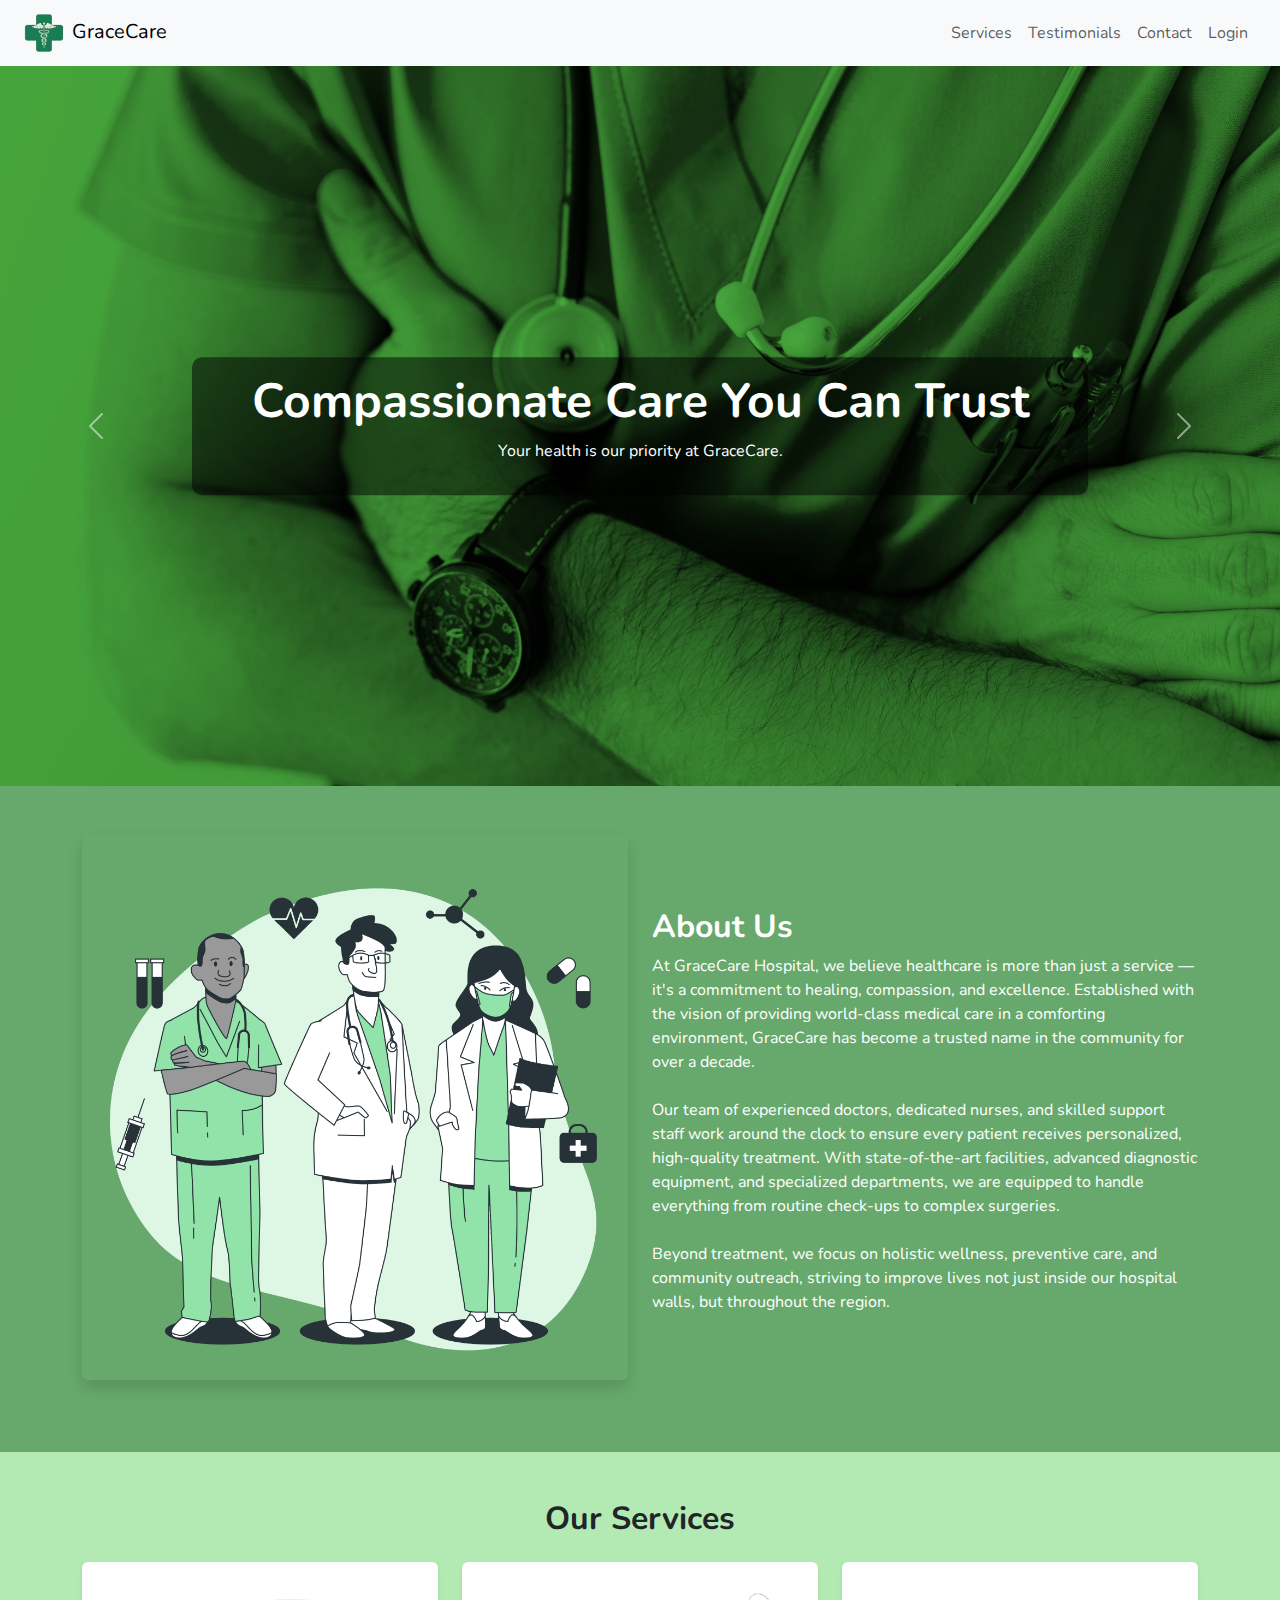
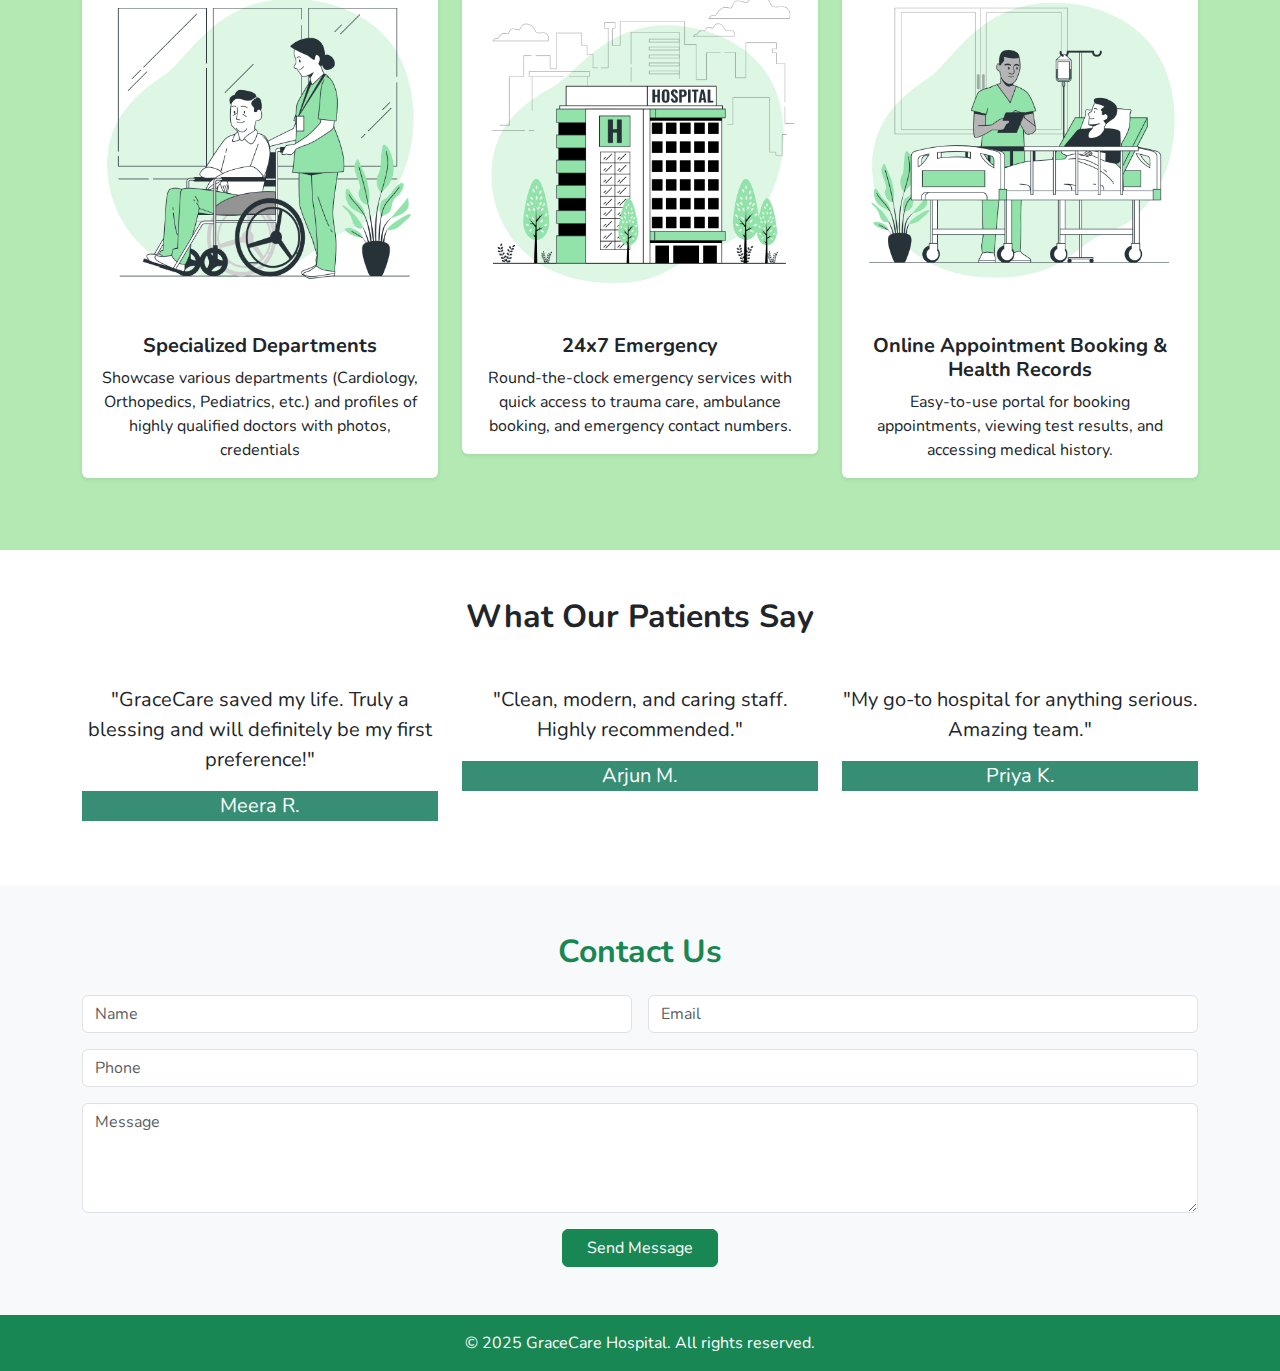
<file: index.html>
<!DOCTYPE html>
<html lang="en">
<head>
  <meta charset="UTF-8" />
  <meta name="viewport" content="width=device-width, initial-scale=1" />
  <title>GraceCare Hospital</title>

  <!-- Bootstrap CSS -->
  <link href="https://cdn.jsdelivr.net/npm/bootstrap@5.3.2/dist/css/bootstrap.min.css" rel="stylesheet" />
  <link href="style.css" rel="stylesheet" />
  <link href="https://fonts.googleapis.com/css2?family=Nunito:wght@400;700&display=swap" rel="stylesheet">
  <link rel="stylesheet" href="https://fonts.googleapis.com/css2?family=Material+Symbols+Outlined:opsz,wght,FILL,GRAD@40,300,0,-25&icon_names=person" />

  <style>
    body {
      font-family: 'Nunito', sans-serif;
    }

    #main-content {
      opacity: 0;
      transition: opacity 1s ease;
    }

    .carousel-caption {
      top: 50%;
      transform: translateY(-50%);
      bottom: auto;
    }
  </style>
</head>

<body>
  <!-- Loader -->
  <div id="loader" style="
    position: fixed;
    top: 0; left: 0;
    width: 100vw; height: 100vh;
    background: white;
    z-index: 9999;
    display: flex;
    justify-content: center;
    align-items: center;
  ">
    <img src="images/others/loading.gif" alt="Loading..." width="100">
  </div>

  <!-- Main Content -->
  <div id="main-content">
    <!-- Navbar -->
    <nav class="navbar navbar-expand-lg navbar-light bg-light px-4">
      <a class="navbar-brand" href="#"><img src="images/icon of logo only.png" alt="GraceCare Logo" height="40" class="me-2" />GraceCare</a>
      <button class="navbar-toggler" type="button" data-bs-toggle="collapse" data-bs-target="#navbarNav">
        <span class="navbar-toggler-icon"></span>
      </button>
      <div class="collapse navbar-collapse justify-content-end" id="navbarNav">
        <ul class="navbar-nav">
          <li class="nav-item"><a class="nav-link" href="#services">Services</a></li>
          <li class="nav-item"><a class="nav-link" href="#testimonials">Testimonials</a></li>
          <li class="nav-item"><a class="nav-link" href="#contact">Contact</a></li>
          <li class="nav-item"><a class="nav-link" href="login.html">Login</a></li>
        </ul>
      </div>
    </nav>

    <!-- Hero Slider -->
    <header id="mainCarousel" class="carousel slide" data-bs-ride="carousel">
      <div class="carousel-inner">
        <div class="carousel-item active">
          <img src="images/Slider/Slider bg1.png" class="d-block w-100" alt="Slide 1">
          <div class="carousel-caption d-flex flex-column justify-content-center align-items-center text-center">
            <h1 class="display-5 fw-bold">Compassionate Care You Can Trust</h1>
            <p>Your health is our priority at GraceCare.</p>
          </div>
        </div>
        <div class="carousel-item">
          <img src="images/Slider/Slider bg2.png" class="d-block w-100" alt="Slide 2">
          <div class="carousel-caption d-flex flex-column justify-content-center align-items-center text-center">
            <h1 class="display-5 fw-bold">Advanced Facilities, Expert Doctors</h1>
            <p>Modern technology combined with experienced professionals.</p>
          </div>
        </div>
        <div class="carousel-item">
          <img src="images/Slider/Slider bg3.png" class="d-block w-100" alt="Slide 3">
          <div class="carousel-caption d-flex flex-column justify-content-center align-items-center text-center">
            <h1 class="display-5 fw-bold">Emergency Support 24x7</h1>
            <p>Always ready for critical situations.</p>
          </div>
        </div>
      </div>
      <button class="carousel-control-prev" type="button" data-bs-target="#mainCarousel" data-bs-slide="prev">
        <span class="carousel-control-prev-icon" aria-hidden="true"></span>
        <span class="visually-hidden">Previous</span>
      </button>
      <button class="carousel-control-next" type="button" data-bs-target="#mainCarousel" data-bs-slide="next">
        <span class="carousel-control-next-icon" aria-hidden="true"></span>
        <span class="visually-hidden">Next</span>
      </button>
    </header>


<!-- About -->
<section id="about" class="p-5 text-white about-section">
  <div class="container">
    <div class="row align-items-center">
      <div class="col-md-6 mb-4">
        <img src="images\About Us.png" alt="About Us" class="img-fluid rounded shadow" />
      </div>
      <div class="col-md-6">
        <h2>About Us</h2>
        <p>
          At GraceCare Hospital, we believe healthcare is more than just a service — it's a commitment to healing, compassion, and excellence. Established with the vision of providing world-class medical care in a comforting environment, GraceCare has become a trusted name in the community for over a decade.<br><br>

Our team of experienced doctors, dedicated nurses, and skilled support staff work around the clock to ensure every patient receives personalized, high-quality treatment. With state-of-the-art facilities, advanced diagnostic equipment, and specialized departments, we are equipped to handle everything from routine check-ups to complex surgeries.
<br><br>
Beyond treatment, we focus on holistic wellness, preventive care, and community outreach, striving to improve lives not just inside our hospital walls, but throughout the region.
        </p>
      </div>
    </div>
  </div>
</section>

<!-- Services -->
<section id="services" class="text-center p-5 service-section">
  <div class="container">
    <h2 class="mb-4">Our Services</h2>
    <div class="row">
      <div class="col-md-4 mb-4">
     <div class="card border-0 shadow-sm">
    <img src="images\services\service (1).png" class="card-img-top p-3" alt="Icon 1">
    <div class="card-body text-center">
      <h5 class="card-title">Specialized Departments</h5>
      <p class="card-text">Showcase various departments (Cardiology, Orthopedics, Pediatrics, etc.) and profiles of highly qualified doctors with photos, credentials</p>
    </div>
  </div>
</div>

      <div class="col-md-4 mb-4">
  <div class="card border-0 shadow-sm">
    <img src="images\services\service (2).png" class="card-img-top p-3" alt="Icon 1">
    <div class="card-body text-center">
      <h5 class="card-title">24x7 Emergency</h5>
      <p class="card-text">Round-the-clock emergency services with quick access to trauma care, ambulance booking, and emergency contact numbers.</p>
    </div>
  </div>
</div>

      <div class="col-md-4 mb-4">
  <div class="card border-0 shadow-sm">
    <img src="images\services\service (3).png" class="card-img-top p-3" alt="Icon 1">
    <div class="card-body text-center">
      <h5 class="card-title">Online Appointment Booking & Health Records</h5>
      <p class="card-text">Easy-to-use portal for booking appointments, viewing test results, and accessing medical history.</p>
    </div>
  </div>
</div>

    </div>
  </div>
</section>

<!--Testimonial-->
<section id="testimonials" class="bg-white py-5">
  <div class="container text-center">
    <h2 class="mb-5">What Our Patients Say</h2>
    <div class="row">
      <div class="col-md-4">
        <blockquote class="blockquote">
          <p>"GraceCare saved my life. Truly a blessing and will definitely be my first preference!"</p>
          <footer style="color: white;">Meera R.</footer>
        </blockquote>
      </div>
      <div class="col-md-4">
        <blockquote class="blockquote">
          <p>"Clean, modern, and caring staff. Highly recommended."</p>
          <footer style="color: white;">Arjun M.</footer>
        </blockquote>
      </div>
      <div class="col-md-4">
        <blockquote class="blockquote">
          <p>"My go-to hospital for anything serious. Amazing team."</p>
          <footer style="color: white;">Priya K.</footer>
        </blockquote>
      </div>
    </div>
  </div>
</section>


<!-- Contact -->
<section id="contact" class="p-5 bg-light">
  <div class="container">
    <h2 class="text-center text-success mb-4">Contact Us</h2>
    <form class="row g-3 needs-validation" novalidate>
      <div class="col-md-6">
        <input type="text" class="form-control" placeholder="Name" required />
      </div>
      <div class="col-md-6">
        <input type="email" class="form-control" placeholder="Email" required />
      </div>
      <div class="col-12">
        <input type="tel" class="form-control" placeholder="Phone" required />
      </div>
      <div class="col-12">
        <textarea class="form-control" rows="4" placeholder="Message" required></textarea>
      </div>
      <div class="col-12 text-center">
        <button class="btn btn-success px-4">Send Message</button>
      </div>
    </form>
  </div>
</section>

<!-- Footer -->
<footer class="bg-success text-white text-center p-3">
  <div>© 2025 GraceCare Hospital. All rights reserved.</div>
</footer>

  <!-- Bootstrap Bundle -->
  <script src="https://cdn.jsdelivr.net/npm/bootstrap@5.3.2/dist/js/bootstrap.bundle.min.js"></script>

  <!-- Loader Fade JS -->
  <script>
    window.addEventListener("load", function () {
      const loader = document.getElementById("loader");
      const main = document.getElementById("main-content");

      loader.style.opacity = "0";

      setTimeout(() => {
        loader.style.display = "none";
        main.style.opacity = "1";
      }, 500);
    });
  </script>
</body>
</html>
</file>
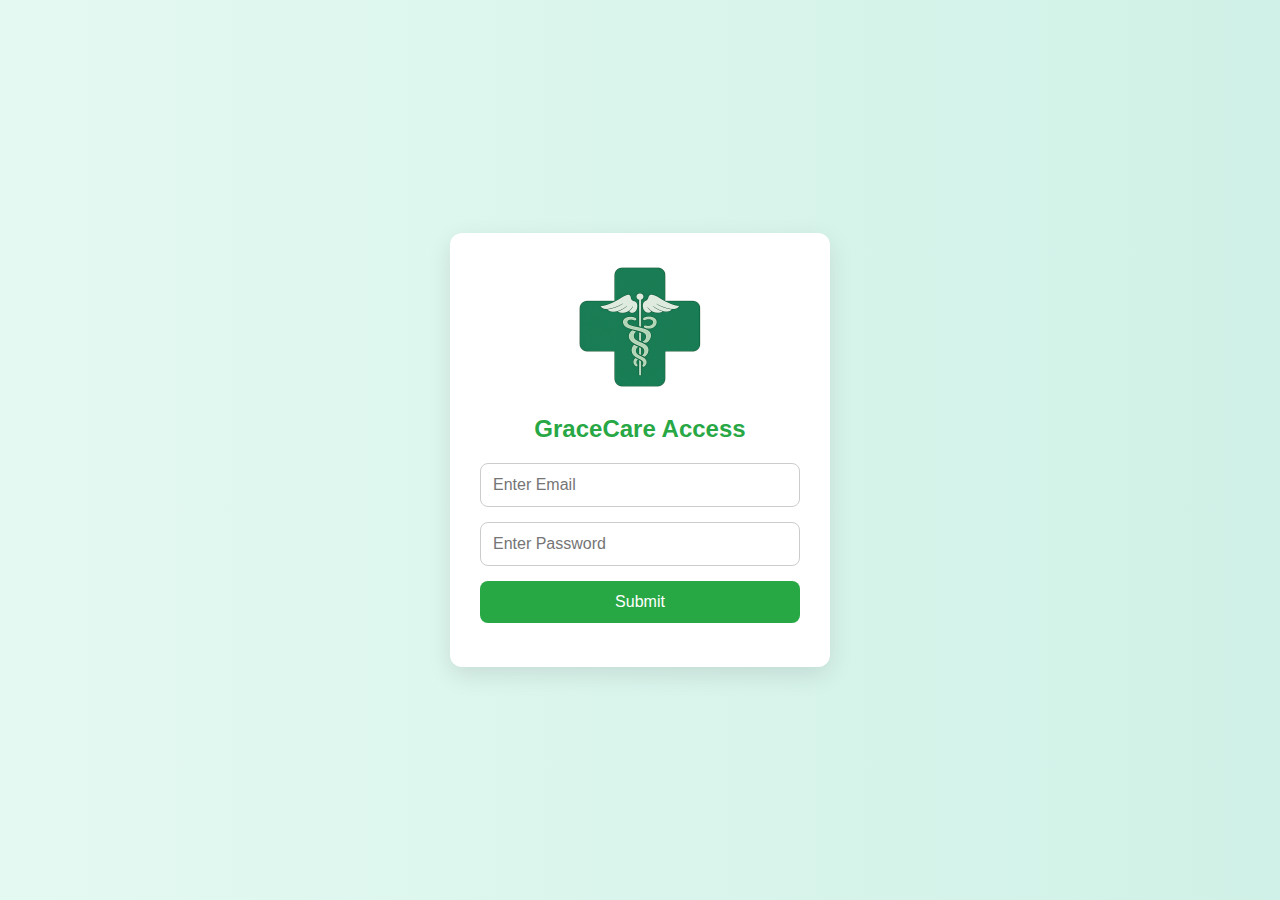
<file: login.html>
<!DOCTYPE html>
<html lang="en">
<head>
  <meta charset="UTF-8" />
  <meta name="viewport" content="width=device-width, initial-scale=1.0"/>
  <title>GraceCare Access</title>
  <style>
    body {
      margin: 0;
      font-family: Arial, sans-serif;
      display: flex;
      align-items: center;
      justify-content: center;
      height: 100vh;
      background: linear-gradient(to right, #e4f9f2, #d0f1e7);
      color: #333;
    }
    

    #loginContainer {
      background-color: white;
      padding: 30px;
      border-radius: 12px;
      box-shadow: 0 8px 24px rgba(0, 0, 0, 0.1);
      text-align: center;
      width: 320px;
    }

    #loginContainer h2 {
      margin-bottom: 20px;
      color: #28a745;
    }

    input[type="email"],
    input[type="password"] {
      width: 100%;
      padding: 12px;
      margin-bottom: 15px;
      font-size: 16px;
      border-radius: 8px;
      border: 1px solid #ccc;
      box-sizing: border-box;
    }

    button {
      width: 100%;
      padding: 12px;
      font-size: 16px;
      background-color: #28a745;
      color: white;
      border: none;
      border-radius: 8px;
      cursor: pointer;
    }

    #errorMessage {
      color: red;
      margin-top: 10px;
      font-size: 14px;
    }
  </style>
</head>
<body>

  <div id="loginContainer">
    <img src="images\icon of logo only.png" width="40%">
    <h2>GraceCare Access</h2>
    <input type="email" id="emailInput" placeholder="Enter Email" required />
    <input type="password" id="passwordInput" placeholder="Enter Password" required />
    <button onclick="checkLogin()">Submit</button>
    <p id="errorMessage"></p>
  </div>

  <script>
    function checkLogin() {
      const email = document.getElementById("emailInput").value.trim();
      const password = document.getElementById("passwordInput").value;
      const errorMessage = document.getElementById("errorMessage");

      const validEmail = "me@test.com";
      const validPassword = "123";

      if (email === validEmail && password === validPassword) {
        window.location.href = "dashboard/dashboard.html"; // Change to your destination
      } else {
        errorMessage.textContent = "Invalid email or password. Please try again.";
      }
    }
  </script>

</body>
</html>
</file>
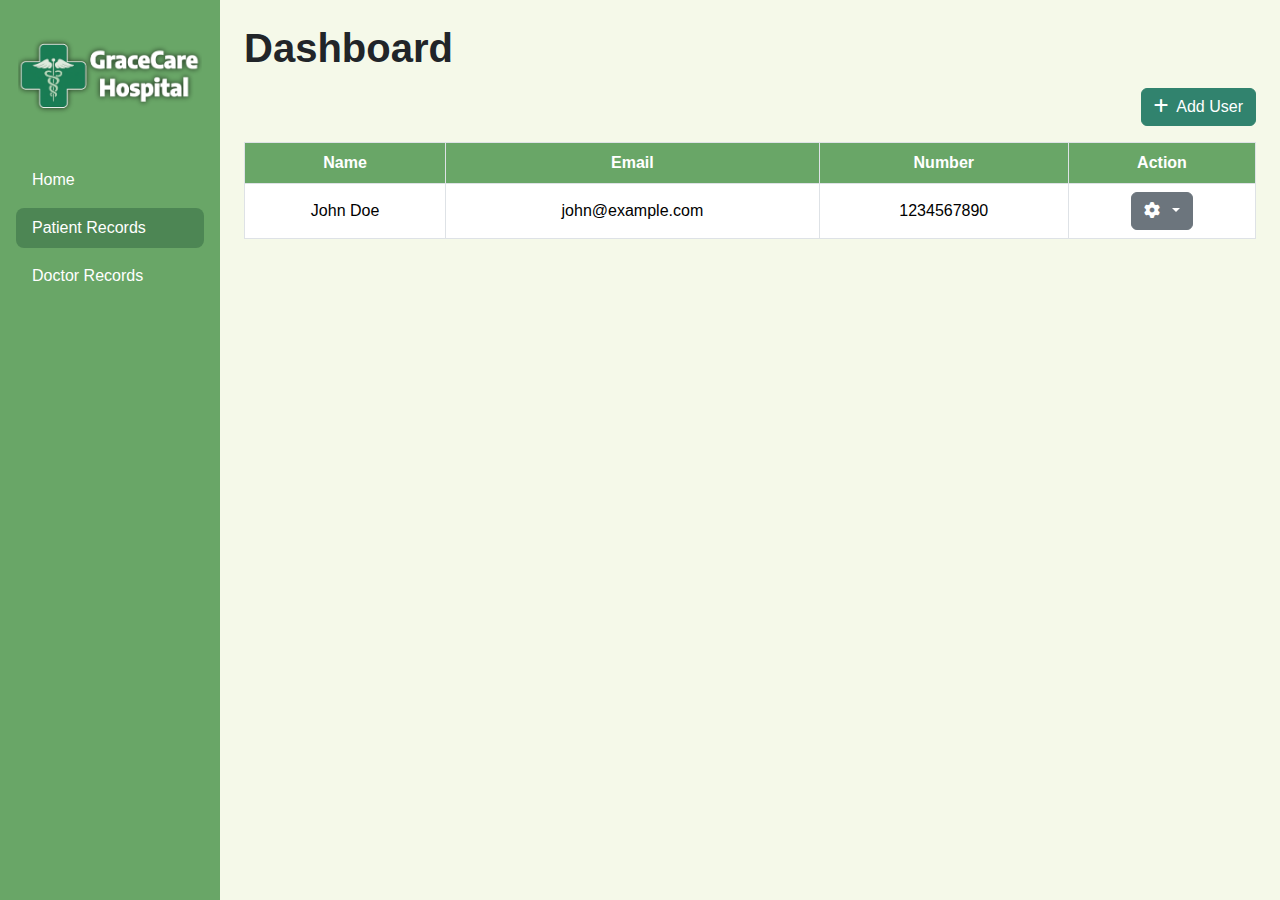
<file: dashboard/dashboard.html>
<!DOCTYPE html>
<html lang="en">
<head>
  <meta charset="UTF-8">
  <meta name="viewport" content="width=device-width, initial-scale=1.0">
  <title>Dashboard - Prime Construct</title>
  <link href="https://cdn.jsdelivr.net/npm/bootstrap@5.3.0/dist/css/bootstrap.min.css" rel="stylesheet">
  <link href="https://cdnjs.cloudflare.com/ajax/libs/font-awesome/6.5.0/css/all.min.css" rel="stylesheet">
  <style>

    body {
      background-color: #F5F9E9;
      font-family: 'Segoe UI', Tahoma, Geneva, Verdana, sans-serif;
    }

    .table thead th {
    color: white !important;
    }

    .sidebar {
      background-color: #69A667;
      min-height: 100vh;
      width: 220px;
    }

    .sidebar .nav-link {
      color: #fff;
      font-weight: 500;
    }

    .sidebar .nav-link.active {
      background-color: #4D8654;
      border-radius: 8px;
    }

    .sidebar .logo {
      background-color: #69a667;
      padding: 20px 0;
    }

    .sidebar .logo img {
      height: 80px;
    }

    .table thead {
      background-color: #96C371;
    }

    .table tbody tr:nth-child(odd) {
      background-color: #E3F2C1;
    }

    .table tbody tr:nth-child(even) {
      background-color: #F5F9E9;
    }

    .btn-primary {
      background-color: #31836E;
      border-color: #31836E;
    }

    .btn-primary:hover {
      background-color: #276a5a;
    }

    .dropdown-toggle::after {
      margin-left: 8px;
    }

    .modal-header {
      background-color: #96C371;
    }

    .modal-title {
      color: #fff;

    }

    .dashboard-title {
      font-weight: 600;
      margin-bottom: 1rem;
    }
  </style>
</head>
<body>
<div class="d-flex">
  <!-- Sidebar -->
  <div class="sidebar d-flex flex-column text-white p-3">
    <div class="logo text-center">
      <img src="logo.png" alt="Logo">
    </div>
    <ul class="nav nav-pills flex-column mt-4">
      <li class="nav-item mb-2"><a href="../index.html" class="nav-link">Home</a></li>
      <li class="nav-item mb-2"><a href="#" class="nav-link active">Patient Records</a></li>
      <li class="nav-item mb-2"><a href="Doc.html" class="nav-link ">Doctor Records</a></li>
    </ul>
  </div>

  <!-- Main content -->
  <div class="flex-grow-1 p-4">
    <h1 class="dashboard-title">Dashboard</h1>

    <!-- Add User Button -->
    <div class="d-flex justify-content-end mb-3">
      <button class="btn btn-primary" data-bs-toggle="modal" data-bs-target="#userModal"><i class="fa fa-plus me-1"></i> Add User</button>
    </div>

    <!-- User Table -->
    <table class="table table-bordered align-middle text-center">
      <thead>
        <tr >
          <th style="background-color: #69a667;">Name</th>
          <th style="background-color: #69a667;">Email</th>
          <th style="background-color: #69a667;">Number</th>
          <th style="background-color: #69a667;">Action</th>
        </tr>
      </thead>
      <tbody>
        <tr>
          <td>John Doe</td>
          <td>john@example.com</td>
          <td>1234567890</td>
          <td>
            <div class="dropdown">
              <button class="btn btn-secondary dropdown-toggle" type="button" data-bs-toggle="dropdown">
                <i class="fa fa-gear"></i>
              </button>
              <ul class="dropdown-menu">
                <li><a class="dropdown-item edit-btn" href="#">Edit</a></li>
                <li><a class="dropdown-item delete-btn" href="#">Delete</a></li>
              </ul>
            </div>
          </td>
        </tr>
      </tbody>
    </table>
  </div>
</div>

<!-- Modal -->
<div class="modal fade" id="userModal" tabindex="-1" aria-labelledby="userModalLabel" aria-hidden="true">
  <div class="modal-dialog">
    <div class="modal-content">
      <div class="modal-header">
        <h5 class="modal-title" id="userModalLabel">Add New User</h5>
        <button type="button" class="btn-close" data-bs-dismiss="modal" aria-label="Close"></button>
      </div>
      <div class="modal-body">
        <form>
          <div class="mb-3">
            <label for="name" class="form-label">Name</label>
            <input type="text" class="form-control" id="name" required>
          </div>
          <div class="mb-3">
            <label for="email" class="form-label">Email</label>
            <input type="email" class="form-control" id="email" required>
          </div>
          <div class="mb-3">
            <label for="phone" class="form-label">Phone Number</label>
            <input type="tel" class="form-control" id="phone" required>
          </div>
          <button type="submit" class="btn btn-primary w-100">Submit</button>
        </form>
      </div>
    </div>
  </div>
</div>

<!-- Bootstrap JS -->
<script src="https://cdn.jsdelivr.net/npm/bootstrap@5.3.0/dist/js/bootstrap.bundle.min.js"></script>

<script>
  document.addEventListener("DOMContentLoaded", function () {
    const form = document.querySelector("#userModal form");
    const tableBody = document.querySelector("table tbody");
    const userModal = new bootstrap.Modal(document.getElementById("userModal"));
    let editRow = null;

    form.addEventListener("submit", function (e) {
      e.preventDefault();
      const name = document.getElementById("name").value;
      const email = document.getElementById("email").value;
      const phone = document.getElementById("phone").value;

      if (editRow) {
        editRow.children[0].textContent = name;
        editRow.children[1].textContent = email;
        editRow.children[2].textContent = phone;
        editRow = null;
      } else {
        const row = document.createElement("tr");
        row.innerHTML = `
          <td>${name}</td>
          <td>${email}</td>
          <td>${phone}</td>
          <td>
            <div class="dropdown">
              <button class="btn btn-secondary dropdown-toggle" type="button" data-bs-toggle="dropdown">
                <i class="fa fa-gear"></i>
              </button>
              <ul class="dropdown-menu">
                <li><a class="dropdown-item edit-btn" href="#">Edit</a></li>
                <li><a class="dropdown-item delete-btn" href="#">Delete</a></li>
              </ul>
            </div>
          </td>`;
        tableBody.appendChild(row);
        attachRowEvents(row);
      }

      form.reset();
      userModal.hide();
    });

    function attachRowEvents(row) {
      const editBtn = row.querySelector(".edit-btn");
      const deleteBtn = row.querySelector(".delete-btn");

      editBtn.addEventListener("click", () => {
        const cells = row.children;
        document.getElementById("name").value = cells[0].textContent;
        document.getElementById("email").value = cells[1].textContent;
        document.getElementById("phone").value = cells[2].textContent;
        editRow = row;
        userModal.show();
      });

      deleteBtn.addEventListener("click", () => {
        row.remove();
      });
    }

    document.querySelectorAll("table tbody tr").forEach(row => attachRowEvents(row));
  });
</script>

</body>
</html>
</file>
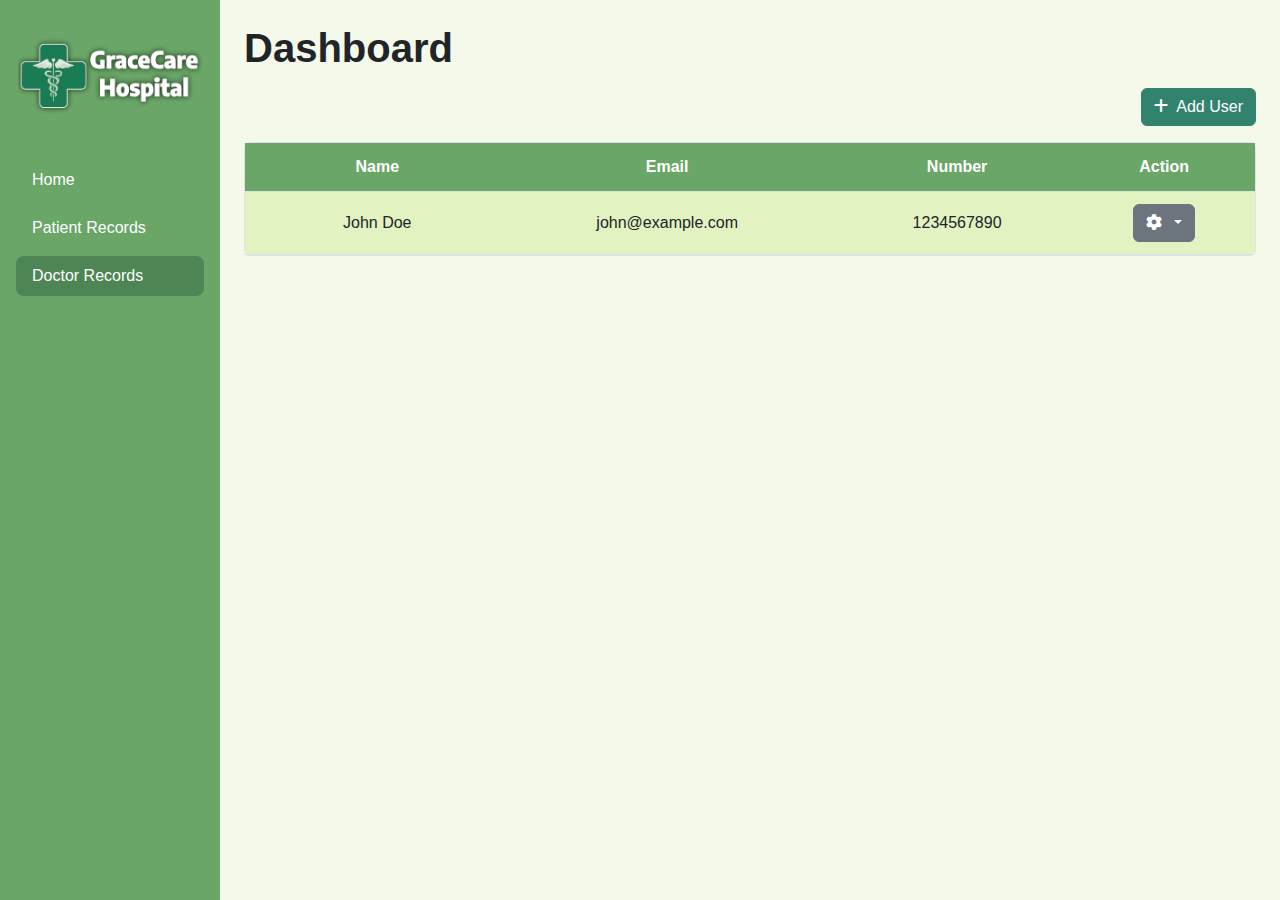
<file: dashboard/Doc.html>
<!DOCTYPE html>
<html lang="en">
<head>
  <meta charset="UTF-8">
  <meta name="viewport" content="width=device-width, initial-scale=1.0">
  <title>Dashboard - Prime Construct</title>
  <link href="https://cdn.jsdelivr.net/npm/bootstrap@5.3.0/dist/css/bootstrap.min.css" rel="stylesheet">
  <link href="https://cdnjs.cloudflare.com/ajax/libs/font-awesome/6.5.0/css/all.min.css" rel="stylesheet">
  <style>

    body {
      background-color: #F5F9E9;
      font-family: 'Segoe UI', Tahoma, Geneva, Verdana, sans-serif;
    }

    /* .table thead th {
    color: white !important;
    } */

    .sidebar {
      background-color: #69A667;
      min-height: 100vh;
      width: 220px;
    }

    .sidebar .nav-link {
      color: #fff;
      font-weight: 500;
    }

    .sidebar .nav-link.active {
      background-color: #4D8654;
      border-radius: 8px;
    }

    .sidebar .logo {
      background-color: #69a667;
      padding: 20px 0;
    }

    .sidebar .logo img {
      height: 80px;
    }

    /* .table thead {
      background-color: #96C371;
    } */

    /* .table tbody tr:nth-child(odd) {
      background-color: #E3F2C1;
    }

    .table tbody tr:nth-child(even) {
      background-color: #F5F9E9;
    } */

    .grid-header {
      background-color: #69a667;
      color: white;
      font-weight: bold;
      padding: 0.75rem 0.5rem;
      border-bottom: 1px solid #dee2e6;
    }

    .grid-row {
      background-color: #F5F9E9;
      border-bottom: 1px solid #dee2e6;
      padding: 0.75rem 0.5rem;
    }

    .grid-row:nth-child(odd) {
        background-color: #E3F2C1;
    }

    .btn-primary {
      background-color: #31836E;
      border-color: #31836E;
    }

    .btn-primary:hover {
      background-color: #276a5a;
    }

    .dropdown-toggle::after {
      margin-left: 8px;
    }

    .modal-header {
      background-color: #96C371;
    }

    .modal-title {
      color: #fff;

    }

    .dashboard-title {
      font-weight: 600;
      margin-bottom: 1rem;
    }
  </style>
</head>
<body>
<div class="d-flex">
  <div class="sidebar d-flex flex-column text-white p-3">
    <div class="logo text-center">
      <img src="logo.png" alt="Logo">
    </div>
    <ul class="nav nav-pills flex-column mt-4">
      <li class="nav-item mb-2"><a href="../index.html" class="nav-link">Home</a></li>
      <li class="nav-item mb-2"><a href="dashboard.html" class="nav-link">Patient Records</a></li>
      <li class="nav-item mb-2"><a href="#" class="nav-link active">Doctor Records</a></li>
    </ul>
  </div>

  <div class="flex-grow-1 p-4">
    <h1 class="dashboard-title">Dashboard</h1>

    <div class="d-flex justify-content-end mb-3">
      <button class="btn btn-primary" data-bs-toggle="modal" data-bs-target="#userModal"><i class="fa fa-plus me-1"></i> Add User</button>
    </div>

    <div class="container-fluid border rounded">
      <div class="row grid-header text-center">
        <div class="col-3">Name</div>
        <div class="col-4">Email</div>
        <div class="col-3">Number</div>
        <div class="col-2">Action</div>
      </div>
      <div id="userGridBody">
        <div class="row grid-row text-center align-items-center">
          <div class="col-3">John Doe</div>
          <div class="col-4">john@example.com</div>
          <div class="col-3">1234567890</div>
          <div class="col-2">
            <div class="dropdown">
              <button class="btn btn-secondary dropdown-toggle" type="button" data-bs-toggle="dropdown">
                <i class="fa fa-gear"></i>
              </button>
              <ul class="dropdown-menu">
                <li><a class="dropdown-item edit-btn" href="#">Edit</a></li>
                <li><a class="dropdown-item delete-btn" href="#">Delete</a></li>
              </ul>
            </div>
          </div>
        </div>
      </div>
    </div>
  </div>
</div>

<div class="modal fade" id="userModal" tabindex="-1" aria-labelledby="userModalLabel" aria-hidden="true">
  <div class="modal-dialog">
    <div class="modal-content">
      <div class="modal-header">
        <h5 class="modal-title" id="userModalLabel">Add New User</h5>
        <button type="button" class="btn-close" data-bs-dismiss="modal" aria-label="Close"></button>
      </div>
      <div class="modal-body">
        <form>
          <div class="mb-3">
            <label for="name" class="form-label">Name</label>
            <input type="text" class="form-control" id="name" required>
          </div>
          <div class="mb-3">
            <label for="email" class="form-label">Email</label>
            <input type="email" class="form-control" id="email" required>
          </div>
          <div class="mb-3">
            <label for="phone" class="form-label">Phone Number</label>
            <input type="tel" class="form-control" id="phone" required>
          </div>
          <button type="submit" class="btn btn-primary w-100">Submit</button>
        </form>
      </div>
    </div>
  </div>
</div>

<script src="https://cdn.jsdelivr.net/npm/bootstrap@5.3.0/dist/js/bootstrap.bundle.min.js"></script>

<script>
  document.addEventListener("DOMContentLoaded", function () {
    const form = document.querySelector("#userModal form");
    const userGridBody = document.getElementById("userGridBody");
    const userModal = new bootstrap.Modal(document.getElementById("userModal"));
    let editRow = null;

    form.addEventListener("submit", function (e) {
      e.preventDefault();
      const name = document.getElementById("name").value;
      const email = document.getElementById("email").value;
      const phone = document.getElementById("phone").value;

      if (editRow) {
        editRow.children[0].textContent = name;
        editRow.children[1].textContent = email;
        editRow.children[2].textContent = phone;
        editRow = null;
      } else {
        const row = document.createElement("div");
        row.classList.add("row", "grid-row", "text-center", "align-items-center");
        row.innerHTML = `
          <div class="col-3">${name}</div>
          <div class="col-4">${email}</div>
          <div class="col-3">${phone}</div>
          <div class="col-2">
            <div class="dropdown">
              <button class="btn btn-secondary dropdown-toggle" type="button" data-bs-toggle="dropdown">
                <i class="fa fa-gear"></i>
              </button>
              <ul class="dropdown-menu">
                <li><a class="dropdown-item edit-btn" href="#">Edit</a></li>
                <li><a class="dropdown-item delete-btn" href="#">Delete</a></li>
              </ul>
            </div>
          </div>`;
        userGridBody.appendChild(row);
        attachRowEvents(row);
      }

      form.reset();
      userModal.hide();
    });

    function attachRowEvents(row) {
      const editBtn = row.querySelector(".edit-btn");
      const deleteBtn = row.querySelector(".delete-btn");

      editBtn.addEventListener("click", () => {
        const cells = row.children;
        document.getElementById("name").value = cells[0].textContent;
        document.getElementById("email").value = cells[1].textContent;
        document.getElementById("phone").value = cells[2].textContent;
        editRow = row;
        userModal.show();
      });

      deleteBtn.addEventListener("click", () => {
        row.remove();
      });
    }

    document.querySelectorAll("#userGridBody .grid-row").forEach(row => attachRowEvents(row));
  });
</script>

</body>
</html>
</file>
<file: style.css>
/* Using your palette */
:root {
  --deep-green: #388e75;
  --medium-green: #67a96c;
  --light-green: #91c26e;
  --pale-green: #b3e9b2;
  --very-light: #f1f5d1;
}

/* Fonts */
body {
  font-family: 'Nunito', sans-serif;
}
h1, h2, h3, h4, h5 {
  font-weight: 700;
}


/* Hero section */
.carousel-caption {
  top: 50%;
  transform: translateY(-50%);
  bottom: auto;
  background-color: rgba(0, 0, 0, 0.5); /* Makes it readable on any image */
  padding: 1rem;
  border-radius: 10px;
}

@media (max-width: 768px) {
  .carousel-caption h1 {
    font-size: 1.5rem;
  }
  .carousel-caption p {
    font-size: 0.95rem;
  }
}

/* About section */
.about-section {
  background-color: var(--medium-green);
}

/* Services */
.service-section {
  background-color: var(--pale-green);
}
.service-card {
  background-color: var(--deep-green);
  color: white;
  transition: 0.3s;
}
.service-card:hover {
  background-color: var(--medium-green);
}

/* Footer */
footer {
  background-color: var(--deep-green);
}
</file>
